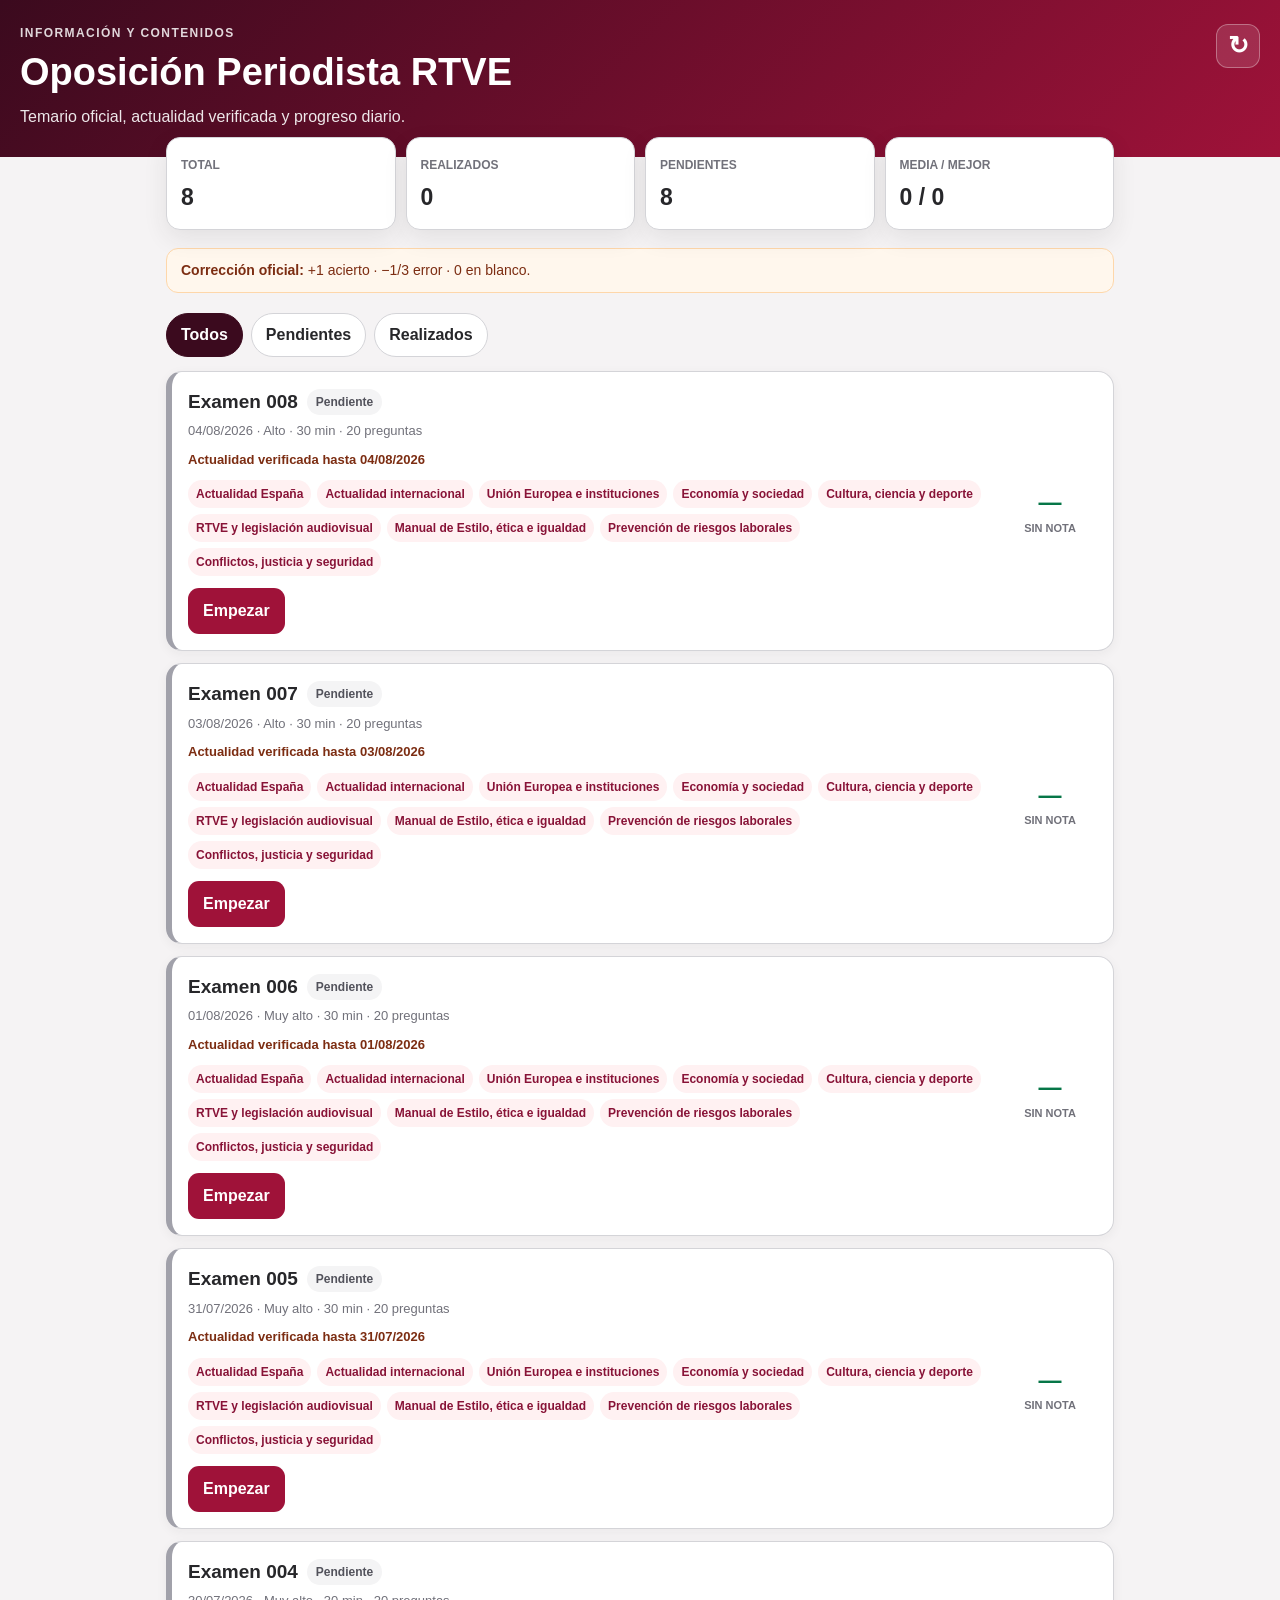
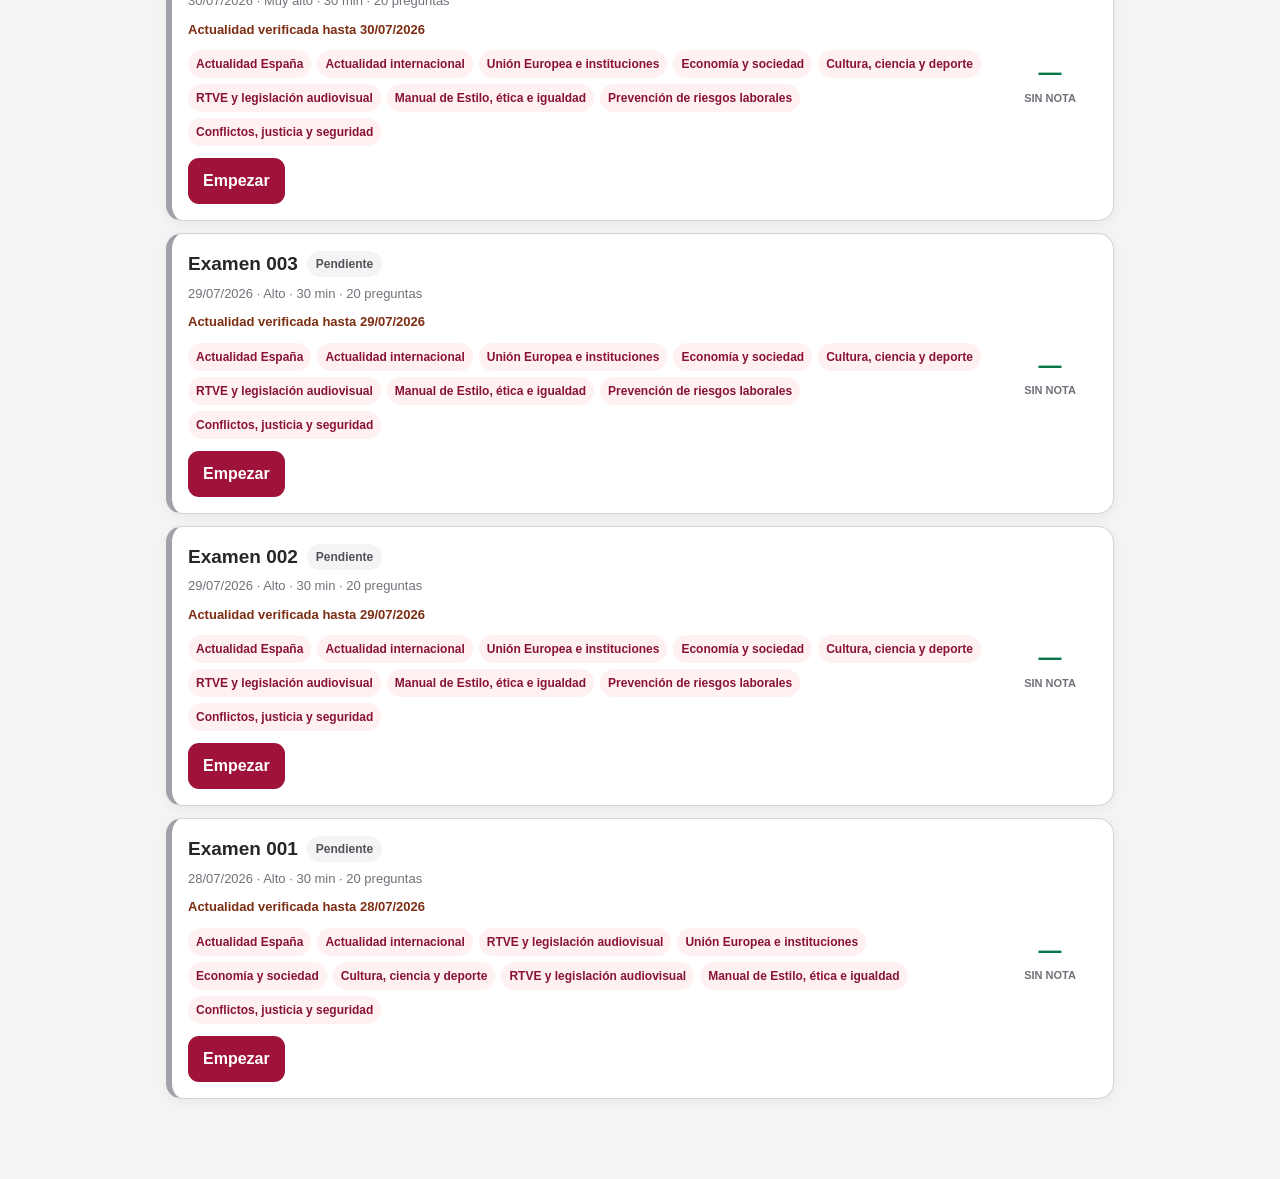
<file: index.html>
<!doctype html>
<html lang="es">
<head>
  <meta charset="utf-8">
  <meta name="viewport" content="width=device-width,initial-scale=1,viewport-fit=cover">
  <meta name="theme-color" content="#3b0a1e">
  <meta name="apple-mobile-web-app-capable" content="yes">
  <meta name="apple-mobile-web-app-status-bar-style" content="default">
  <meta name="apple-mobile-web-app-title" content="Periodista RTVE">
  <title>Oposición Periodista RTVE</title>
  <link rel="manifest" href="manifest.webmanifest">
  <link rel="apple-touch-icon" href="icons/icon-192.png">
  <link rel="icon" href="icons/icon-192.png">
  <link rel="stylesheet" href="styles.css?v=2">
</head>
<body>
  <header class="topbar">
    <div>
      <p class="eyebrow">INFORMACIÓN Y CONTENIDOS</p>
      <h1>Oposición Periodista RTVE</h1>
      <p class="subtitle">Temario oficial, actualidad verificada y progreso diario.</p>
    </div>
    <button id="refreshButton" class="icon-button" type="button" aria-label="Actualizar exámenes">↻</button>
  </header>

  <main class="shell">
    <section id="dashboardView">
      <div id="stats" class="stats-grid"></div>

      <div class="info-strip">
        <strong>Corrección oficial:</strong> +1 acierto · −1/3 error · 0 en blanco.
      </div>

      <div class="toolbar">
        <div class="filters" role="group" aria-label="Filtrar exámenes">
          <button class="filter active" data-filter="all" type="button">Todos</button>
          <button class="filter" data-filter="pending" type="button">Pendientes</button>
          <button class="filter" data-filter="completed" type="button">Realizados</button>
        </div>
      </div>

      <div id="examList" class="exam-list" aria-live="polite"></div>
    </section>

    <section id="examView" class="hidden">
      <button id="backButton" class="back-button" type="button">← Volver a exámenes</button>
      <div id="examHeader"></div>
      <form id="quizForm"></form>
      <div class="exam-actions">
        <button id="gradeButton" class="primary-button" type="button">Corregir examen</button>
        <button id="resetExamButton" class="secondary-button" type="button">Borrar respuestas</button>
      </div>
      <div id="resultPanel" class="result-panel hidden" aria-live="polite"></div>
    </section>
  </main>

  <noscript>Esta aplicación necesita JavaScript para corregir y guardar los resultados.</noscript>
  <script src="app.js?v=2" defer></script>
</body>
</html>
</file>
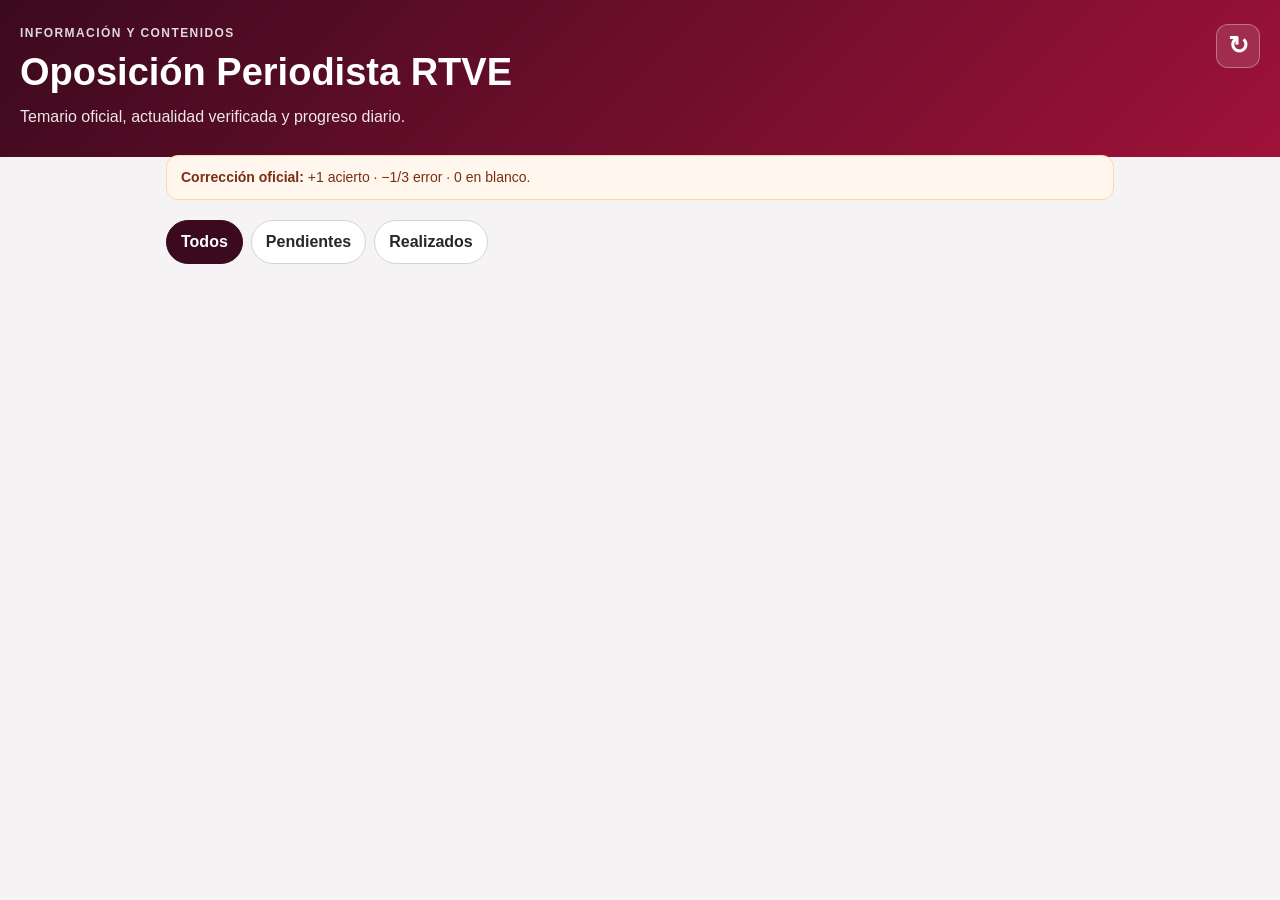
<file: actualizar.html>
<!doctype html>
<html lang="es">
<head><meta charset="utf-8"><meta name="viewport" content="width=device-width,initial-scale=1"><title>Actualizar</title></head>
<body>
<script>
(async () => {
  if ("serviceWorker" in navigator) {
    const registrations = await navigator.serviceWorker.getRegistrations();
    await Promise.all(registrations.map(item => item.unregister()));
  }
  if ("caches" in window) {
    const keys = await caches.keys();
    await Promise.all(keys.map(key => caches.delete(key)));
  }
  location.replace(`./?v=${Date.now()}`);
})();
</script>
<p>Actualizando la aplicación…</p>
</body>
</html>
</file>
<file: styles.css>
:root {
  --navy:#3b0a1e;
  --blue:#9f1239;
  --blue-soft:#fff1f2;
  --accent:#b45309;
  --bg:#f5f3f4;
  --card:#ffffff;
  --text:#27272a;
  --muted:#71717a;
  --line:#d4d4d8;
  --green:#067647;
  --green-soft:#ecfdf3;
  --amber:#b54708;
  --amber-soft:#fffaeb;
  --red:#b42318;
  --red-soft:#fef3f2;
  --shadow:0 8px 24px rgba(39,39,42,.09);
}
* { box-sizing:border-box; }
html { -webkit-text-size-adjust:100%; }
body {
  margin:0;
  background:var(--bg);
  color:var(--text);
  font-family:-apple-system,BlinkMacSystemFont,"Segoe UI",Roboto,Arial,sans-serif;
  line-height:1.5;
  min-height:100vh;
}
button, input { font:inherit; }
button { touch-action:manipulation; -webkit-appearance:none; }
a { color:var(--blue); }
.topbar {
  background:linear-gradient(135deg,var(--navy),var(--blue));
  color:white;
  padding:max(24px, env(safe-area-inset-top)) 20px 28px;
  display:flex;
  align-items:flex-start;
  justify-content:space-between;
  gap:16px;
}
.topbar h1 { margin:2px 0 4px; font-size:clamp(26px,6vw,38px); }
.eyebrow { margin:0; font-size:12px; font-weight:850; letter-spacing:.12em; opacity:.84; }
.subtitle { margin:0; opacity:.9; }
.icon-button {
  width:44px; height:44px; border:1px solid rgba(255,255,255,.32);
  border-radius:12px; background:rgba(255,255,255,.12); color:#fff;
  font-size:25px; font-weight:700;
}
.shell { max-width:980px; margin:0 auto; padding:20px 16px 80px; }
.stats-grid {
  display:grid;
  grid-template-columns:repeat(4,minmax(0,1fr));
  gap:10px;
  margin-top:-40px;
  position:relative;
}
.stat-card {
  background:var(--card); border:1px solid var(--line); border-radius:14px;
  padding:14px; box-shadow:var(--shadow);
}
.stat-label { color:var(--muted); font-size:12px; font-weight:750; text-transform:uppercase; }
.stat-value { display:block; font-size:23px; font-weight:900; margin-top:4px; }
.info-strip {
  margin:18px 0 0;
  padding:11px 14px;
  border-radius:12px;
  background:#fff7ed;
  border:1px solid #fed7aa;
  color:#7c2d12;
  font-size:14px;
}
.toolbar { display:flex; justify-content:space-between; margin:20px 0 12px; }
.filters { display:flex; gap:8px; overflow:auto; padding-bottom:2px; }
.filter {
  border:1px solid var(--line); border-radius:999px; background:var(--card);
  color:var(--text); padding:9px 14px; font-weight:750; white-space:nowrap;
}
.filter.active { background:var(--navy); color:white; border-color:var(--navy); }
.exam-list { display:grid; gap:12px; }
.exam-card {
  border:1px solid var(--line); border-radius:16px; background:var(--card);
  padding:16px; box-shadow:0 3px 12px rgba(39,39,42,.05);
  display:grid; grid-template-columns:1fr auto; gap:14px; align-items:center;
}
.exam-card.completed { border-left:6px solid var(--green); }
.exam-card.pending { border-left:6px solid #a1a1aa; }
.exam-card.in-progress { border-left:6px solid var(--amber); }
.exam-title-row { display:flex; align-items:center; gap:9px; flex-wrap:wrap; }
.exam-title { margin:0; font-size:19px; }
.status-pill {
  display:inline-flex; align-items:center; border-radius:999px; padding:4px 9px;
  font-size:12px; font-weight:800;
}
.status-pill.completed { color:var(--green); background:var(--green-soft); }
.status-pill.pending { color:#52525b; background:#f4f4f5; }
.status-pill.in-progress { color:var(--amber); background:var(--amber-soft); }
.exam-meta { color:var(--muted); font-size:13px; margin-top:5px; }
.score-box { min-width:94px; text-align:center; }
.score-number { font-size:23px; font-weight:900; color:var(--green); }
.score-caption { color:var(--muted); font-size:11px; text-transform:uppercase; font-weight:700; }
.open-button, .primary-button, .secondary-button, .back-button {
  border-radius:11px; border:0; font-weight:800; min-height:46px; padding:11px 15px;
}
.open-button, .primary-button { background:var(--blue); color:#fff; }
.secondary-button, .back-button { background:#e4e4e7; color:#18181b; }
.card-actions { display:flex; align-items:center; gap:10px; margin-top:12px; }
.clear-result { border:0; background:transparent; color:var(--red); font-weight:700; padding:8px; }
.hidden { display:none !important; }
.back-button { margin-bottom:16px; }
.exam-hero {
  background:var(--card); border:1px solid var(--line); border-radius:16px;
  padding:18px; margin-bottom:14px; box-shadow:var(--shadow);
}
.exam-hero h2 { margin:0 0 6px; }
.cutoff { margin-top:9px; color:#7c2d12; font-size:13px; font-weight:700; }
.tags { display:flex; flex-wrap:wrap; gap:6px; margin-top:11px; }
.tag { background:var(--blue-soft); color:#881337; padding:5px 8px; border-radius:999px; font-size:12px; font-weight:700; }
.question {
  background:var(--card); border:1px solid var(--line); border-radius:15px;
  padding:18px; margin:12px 0;
}
.question.correct { border-color:var(--green); background:var(--green-soft); }
.question.incorrect { border-color:var(--red); background:var(--red-soft); }
.question.unanswered { border-color:var(--amber); background:var(--amber-soft); }
.question h3 { margin:0 0 13px; font-size:17px; }
.question-kicker { color:var(--muted); font-size:11px; font-weight:800; letter-spacing:.05em; text-transform:uppercase; margin-bottom:6px; }
.option {
  display:flex; align-items:flex-start; gap:10px; padding:10px 11px;
  margin:7px 0; border:1px solid transparent; border-radius:10px;
}
.option:has(input:checked) { border-color:#fda4af; background:var(--blue-soft); }
.option input { margin-top:4px; width:18px; height:18px; flex:0 0 auto; }
.feedback { display:none; margin-top:12px; border-radius:10px; padding:12px; font-size:14px; }
.feedback.show { display:block; }
.feedback.correct { background:#d1fadf; color:#054f31; }
.feedback.incorrect { background:#fee4e2; color:#7a271a; }
.feedback.unanswered { background:#fef0c7; color:#7a2e0e; }
.source-link { display:inline-block; margin-top:8px; font-weight:750; }
.exam-actions {
  position:sticky; bottom:0; z-index:5; display:flex; gap:10px;
  background:rgba(245,243,244,.96); backdrop-filter:blur(10px);
  padding:12px 0 calc(12px + env(safe-area-inset-bottom));
}
.exam-actions button { flex:1; }
.result-panel {
  background:var(--card); border:2px solid var(--blue); border-radius:16px;
  padding:18px; margin:16px 0;
}
.result-score { font-size:34px; font-weight:900; }
.result-breakdown { display:flex; flex-wrap:wrap; gap:8px; margin:12px 0; }
.result-chip { background:#f4f4f5; padding:6px 9px; border-radius:999px; font-size:13px; font-weight:750; }
.empty {
  text-align:center; padding:32px 18px; background:var(--card);
  border:1px dashed var(--line); border-radius:15px; color:var(--muted);
}
@media(max-width:720px) {
  .stats-grid { grid-template-columns:repeat(2,minmax(0,1fr)); }
  .exam-card { grid-template-columns:1fr; }
  .score-box { text-align:left; }
  .exam-actions { flex-direction:column; }
}
</file>
